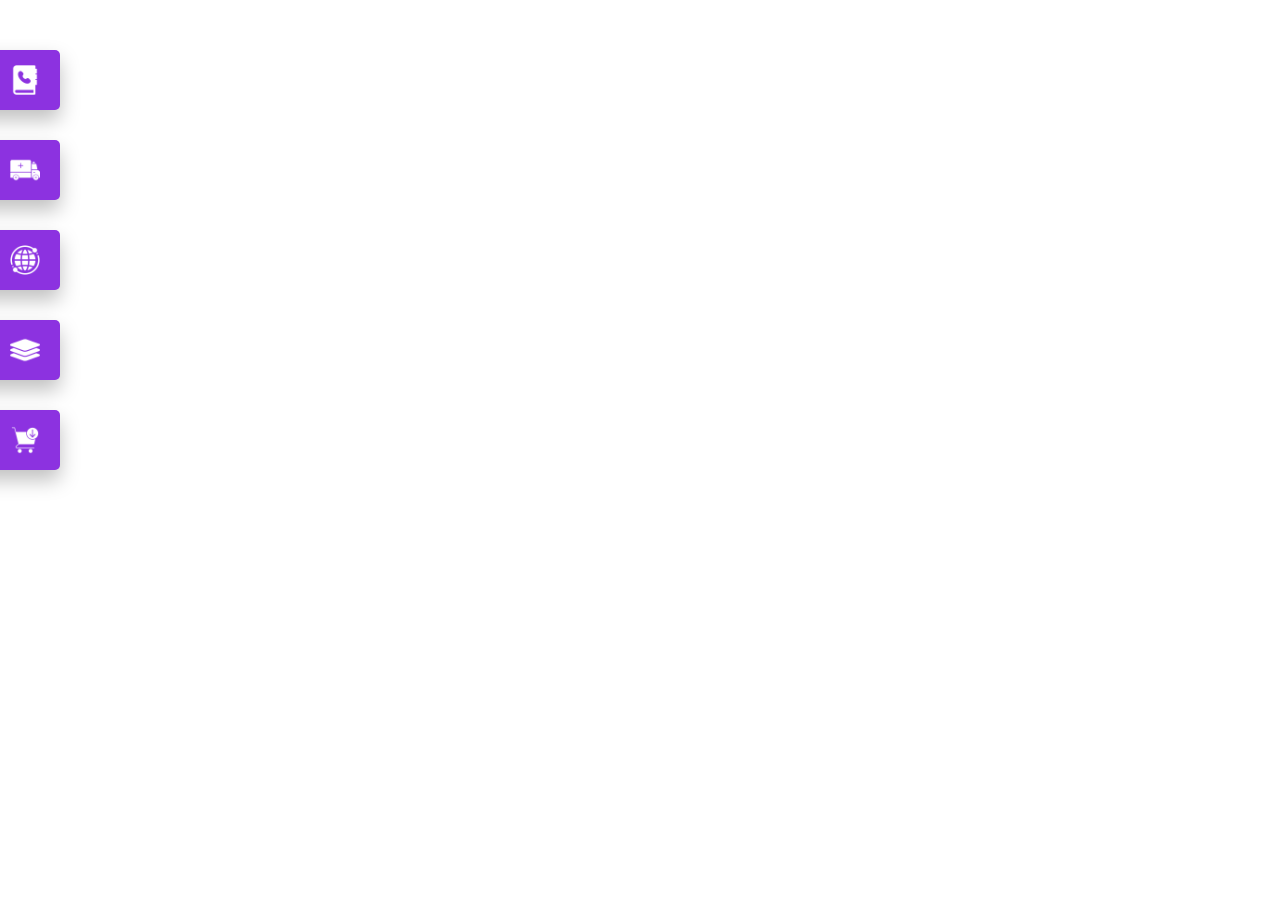
<file: Case-01/index.html>
<!DOCTYPE html>
<html lang="en">

<head>
    <meta charset="UTF-8">
    <meta name="viewport" content="width=device-width, initial-scale=1.0">
    <title>Case 01</title>
    <link rel="stylesheet" href="style.css">
</head>

<body>
    <div class="side">
        <div class="sideBar">
            <p>Manu One</p>
            <img src="Assets/book.png">
        </div>
        <div class="sideBar">
            <p>Manu Two</p>
            <img src="Assets/ambulance.png">
        </div>
        <div class="sideBar">
            <p>Manu Three</p>
            <img src="Assets/global.png">
        </div>
        <div class="sideBar">
            <p>Manu Four</p>
            <img src="Assets/Layers.png">
        </div>
        <div class="sideBar">
            <p>Manu Five</p>
            <img src="Assets/cart.png">
        </div>
    </div>
</body>

</html>
</file>
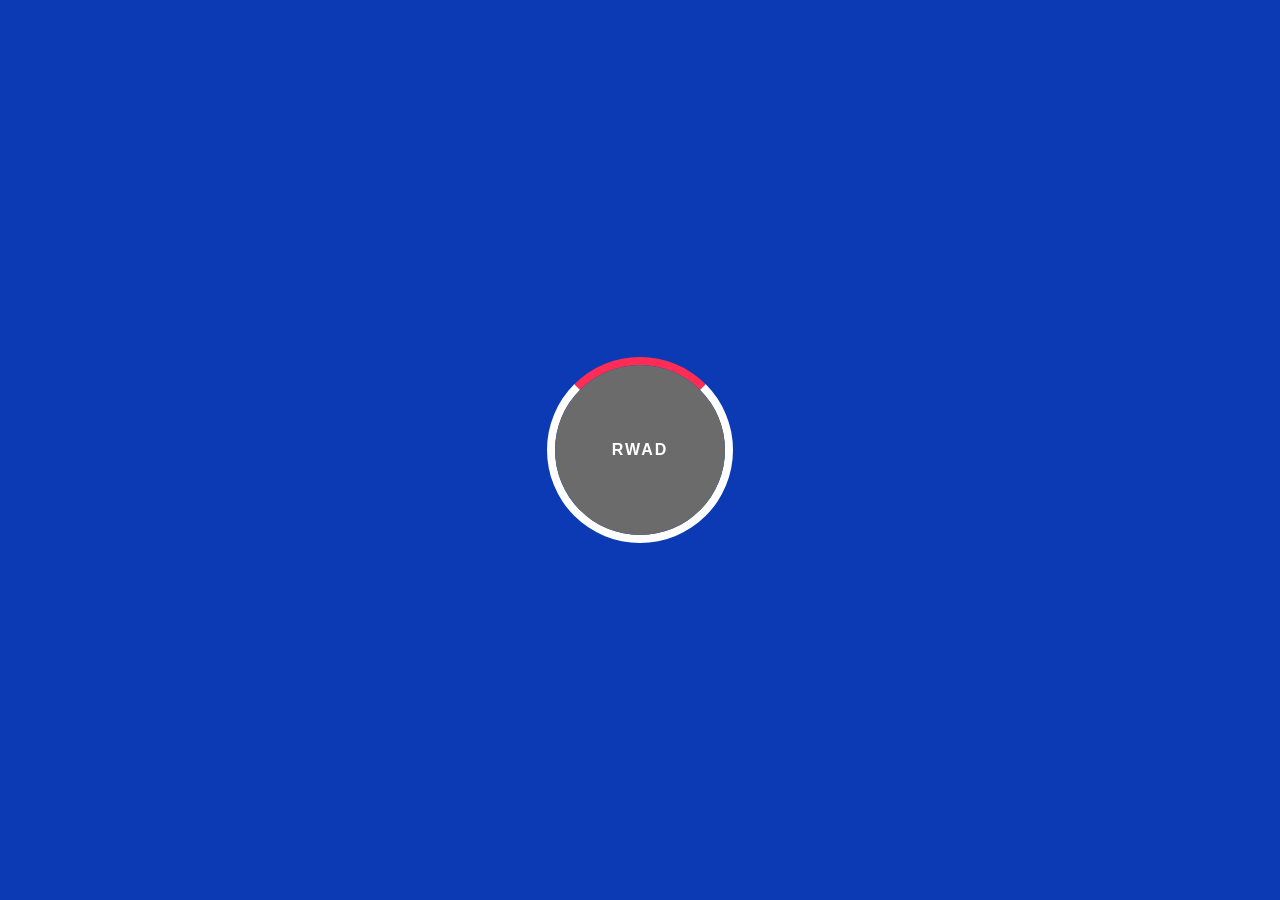
<file: Case-02/index.html>
<!DOCTYPE html>
<html lang="en">
<head>
    <meta charset="UTF-8">
    <link rel="stylesheet" href="style.css">
    <title>Case 02</title>
</head>
<body>

    <div class="container">
        <div class="ring"></div>
        <div class="circle">RWAD</div>
    </div>

</body>
</html>
</file>
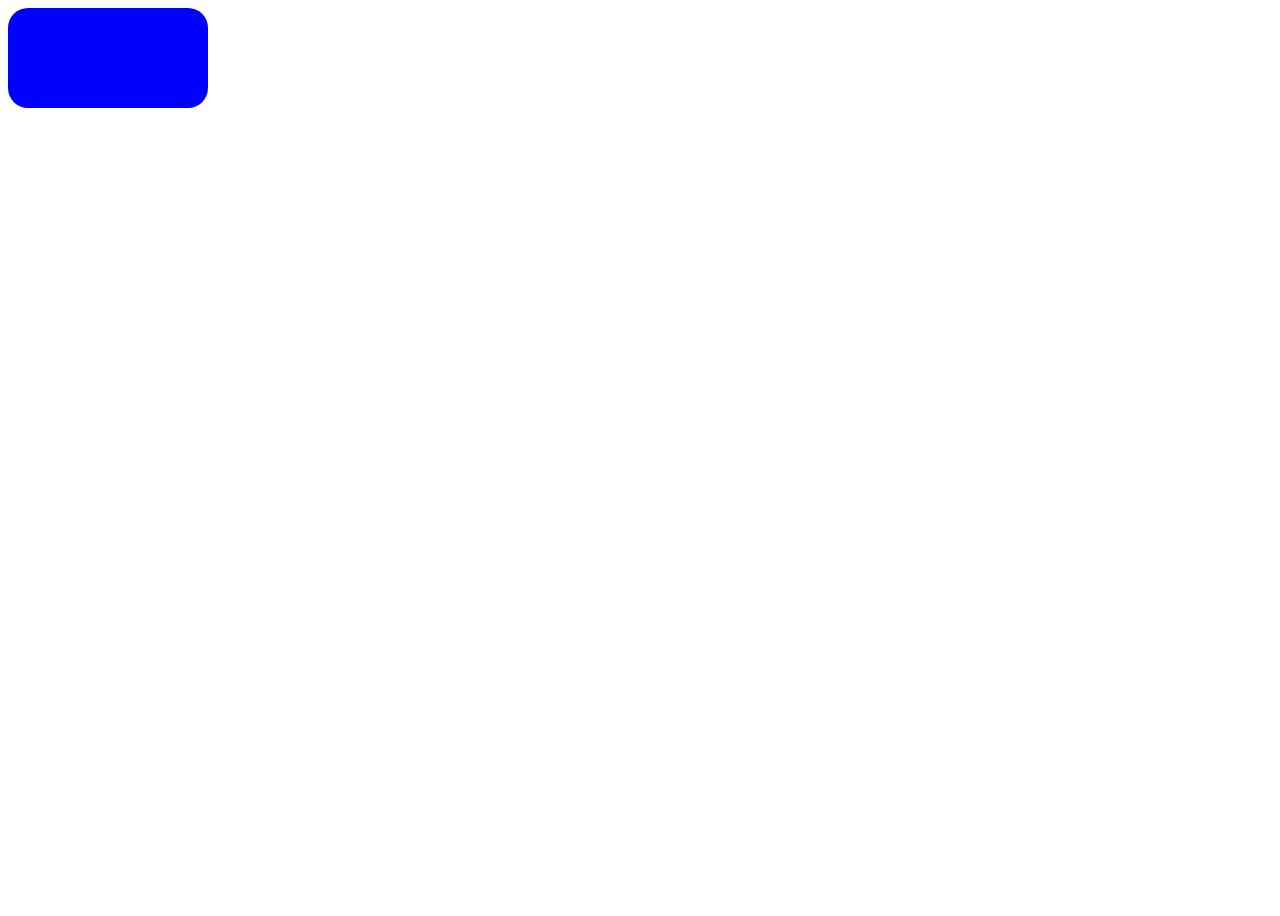
<file: Case-03/index.html>
<!DOCTYPE html>
<html lang="en">
<head>
    <meta charset="UTF-8">
    <meta name="viewport" content="width=device-width, initial-scale=1.0">
    <title>Case 03</title>
    <link rel="stylesheet" href="style.css">
</head>
<body>
    <div class="box"></div>
</body>
</html>
</file>
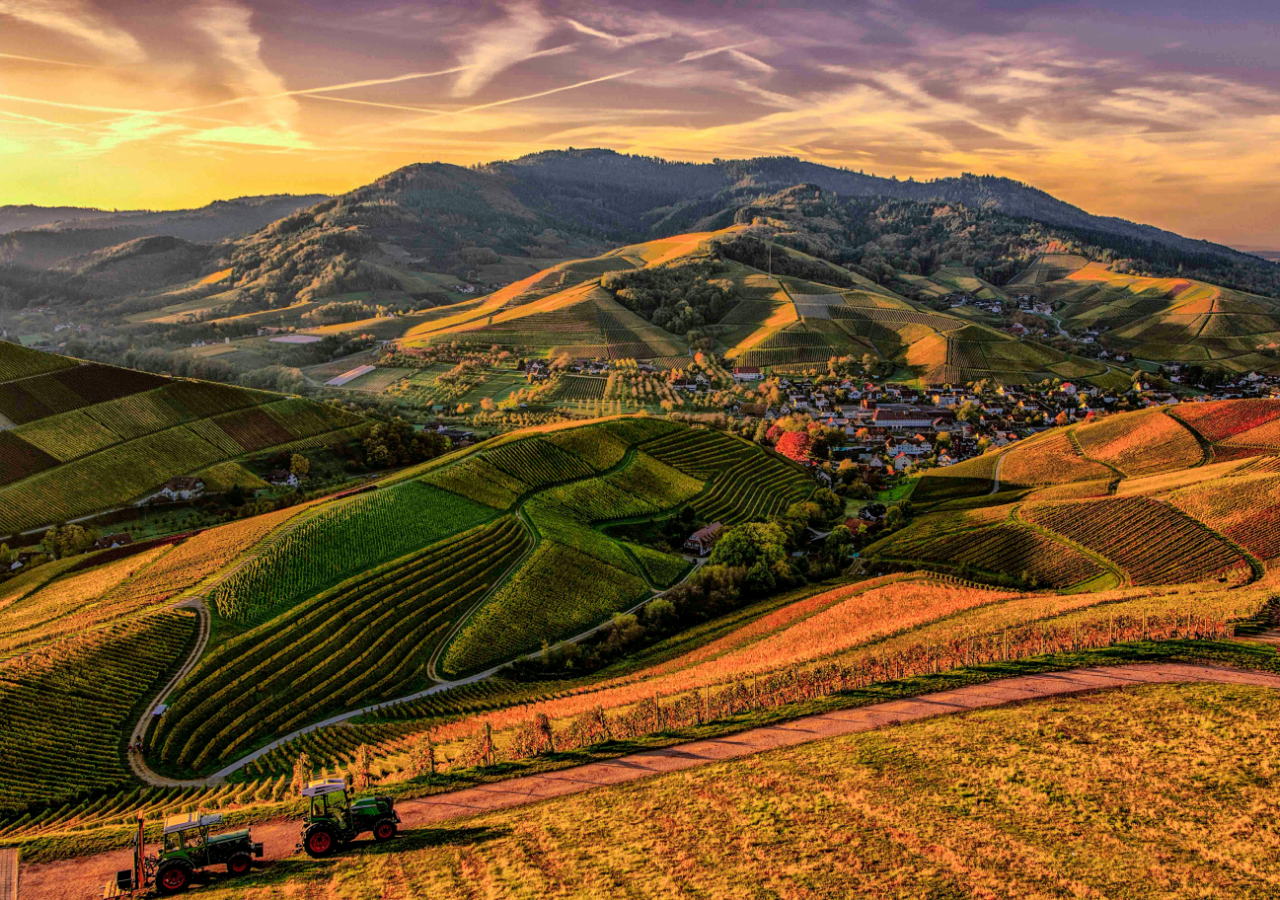
<file: Case-05/index.html>
<!DOCTYPE html>
<html lang="en">
<head>
    <meta charset="UTF-8">
    <meta name="viewport" content="width=device-width, initial-scale=1.0">
    <title>Case 05</title>
    <link rel="stylesheet" href="style.css">
</head>
<body>
    <div class="slide">
        <div class="images">
            <img src="./Assets/1.jpg">
            <img src="./Assets/2.jpg">
            <img src="./Assets/3.jpg">
            <img src="./Assets/4.jpg">
        </div>
    </div>
</body>
</html>
</file>
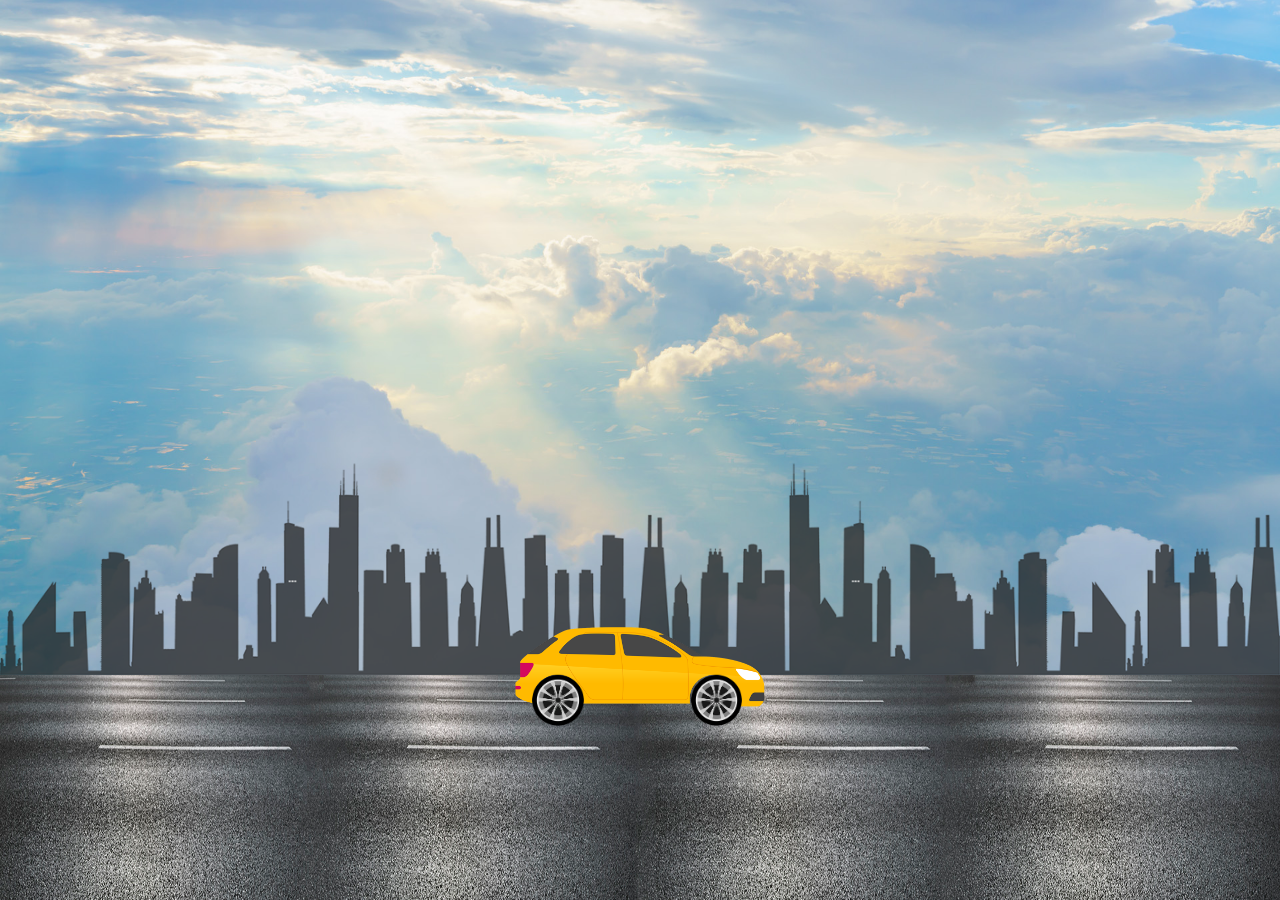
<file: Case-06/index.html>
<!DOCTYPE html>
<html lang="en">
<head>
    <meta charset="UTF-8">
    <meta name="viewport" content="width=device-width, initial-scale=1.0">
    <title>Case 06</title>
    <link rel="stylesheet" href="style.css">
</head>
<body>
    <div class="city-view-container">
        <img src="Assets/sky.jpg" alt="sky">
        <div class="city-view">
           <div class="city-frame" id="frame-01">
            <img src="./Assets/city.png" alt="city">
            <img src="./Assets/road.jpg" alt="road">
           </div>
           <div class="city-frame" id="frame-02">
            <img src="./Assets/city.png" alt="city">
            <img src="./Assets/road.jpg" alt="road">
           </div>
           <div class="city-frame" id="frame-03">
            <img src="./Assets/city.png" alt="city">
            <img src="./Assets/road.jpg" alt="road">
           </div>
        </div>
        <div class="car">
            <img src="./Assets/car.png" alt="car">
            <div class="wheel">
                <img src="./Assets/wheel.png" alt="wheel-1">
                <img src="./Assets/wheel.png" alt="wheel-2">
            </div>
        </div>
    </div>
</body>
</html>
</file>
<file: Case-01/style.css>
* {
    padding: 0;
    margin: 0;
    box-sizing: border-box;
}

body {
    height: 100vh;
    font-family: Arial, Helvetica, sans-serif;
    background-color: white; 
}

.side {
    display: flex;
    flex-direction: column;
    width: 200px;
    padding-top: 50px;
    gap: 30px;
    position: fixed;
    left: 0;
}

.sideBar {
    display: flex;
    justify-content: space-between;
    align-items: center;
    color: white;
    background: rgb(140, 50, 224); 
    padding: 15px 20px;
    width: 250px;
    border-radius: 0 5px 5px 0;
    transform: translateX(-190px); 
    transition: all 1s ease-in-out;
    cursor: pointer;
    box-shadow: rgba(0, 0, 0, 0.25) 0px 10px 20px;
}

.sideBar:hover {
    transform: translateX(0px);
}

.sideBar p {
    font-size: 16px;
    font-weight: bold;
    margin-right: 20px;
}

.sideBar img {
    width: 30px;
    height: 30px;
    object-fit: contain;
    filter: brightness(0) invert(1);
}
</file>
<file: Case-02/style.css>
body {
    margin: 0;
    padding: 0;
    display: flex;
    justify-content: center;
    align-items: center;
    height: 100vh;
    background-color: #0c3ab4; 
    font-family: Arial, sans-serif;
}

.container {
    position: relative;
    width: 200px;
    height: 200px;
    display: flex;
    justify-content: center;
    align-items: center;
    cursor: pointer;
}

.ring {
    position: absolute;
    width: 170px;
    height: 170px;
    border: 8px solid #ffffff;
    border-top: 8px solid #ff2d55;
    border-radius: 50%;
}


.container:hover .ring {
    animation: spin 1.6s ease-in-out 1 forwards;
}

.circle {
    width: 170px;
    height: 170px;
    background-color: #6b6b6b;
    border-radius: 50%;
    display: flex;
    justify-content: center;
    align-items: center;
    color: white;
    font-size: 16px;
    font-weight: bold;
    letter-spacing: 2px;
    z-index: 1;
}

@keyframes spin {
    0% {
        transform: rotate(0deg);
    }
    100% {
        transform: rotate(360deg);
    }
}
</file>
<file: Case-03/style.css>
body {
    height: 100vh;
    box-sizing: border-box;
}

.box {
    width: 200px;
    height: 100px;
    background: blue;
    border-radius: 20px;
    animation: bouns 3s infinite alternate;
}

@keyframes bouns {

    0% {
        transform: translate(0, 0) rotate(0deg);
        background: blue;
    }

    25% {
        transform: translate(1300px, 0px) rotate(180deg);
        background: yellow;

    }

    50% {
        transform: translate(1300px, 580px) rotate(0deg);
        background: red;
    }

    75% {
        transform: translate(0px, 580px) rotate(180deg);
        background: rgb(212, 76, 99);
    }

    100% {
        transform: translate(0, 0) rotate(0deg);
        background: orange;
    }
}
</file>
<file: Case-05/style.css>
* {
    margin: 0;
    padding: 0;
}

.slide {
    width: 100vw;
    height: 100vh;
    overflow: hidden;
}

.images {
    width: 400vw;
    height: 100vh;
    display: flex;
    align-items: center;
}

.images>img {
    width: 100%;
    height: 100%;
    object-fit: cover;
    animation: photo-slide 20s ease-in-out infinite;
}

@keyframes photo-slide {

    0%,
    5% {
        transform: translateX(-300%);
    }

    15%,
    20% {
        transform: translateX(-200%);
    }

    30%,
    35% {
        transform: translateX(-100%);
    }

    45%,
    50% {
        transform: translateX(0);
    }

    60%,
    65% {
        transform: translateX(-100%);
    }

    75%,
    80% {
        transform: translateX(-200%);
    }

    90%,
    100% {
        transform: translateX(-300%);
    }
}
</file>
<file: Case-06/style.css>
* {
  margin: 0;
  padding: 0;
}

.city-view-container {
  width: 100vw;
  height: 100vh;
  position: fixed;
  overflow: hidden;
}

.city-view-container > img {
  width: 100vw;
  height: 75vh;
  position: relative;
  object-fit: cover;
}

.city-view {
  display: flex;
  width: 300vw;
  align-items: flex-end;
}

.city-frame {
  display: flex;
  height: 100vh;
  width: 100vw;
  top: 0;
  left: 0;
  flex-direction: column;
  justify-content: flex-end;
  position: absolute;
  animation: go-back 8s ease-in-out 1s infinite;
}

#frame-02 {
  left: 100vw;
}

#frame-03 {
  left: 200vw;
}

.city-frame > img {
  width: 100vw;
  height: 25vh;
}

.car {
  width: 20vw;
  top: 75%;
  left: 50%;
  position: absolute;
  transform: translate(-50%, -50%);
}

.car > img {
  width: 100%;
}

.wheel > img {
  width: 4vw;
  position: absolute;
  animation: wheel-rotation 8s ease-in-out infinite;
  animation-delay: 1s;
}

img[alt="wheel-1"] {
  top: 50%;
  left: 8%;
}

img[alt="wheel-2"] {
  top: 50%;
  left: 70%;
}

@keyframes go-back {
  from {
    transform: translateX(0);
  }
  to {
    transform: translateX(-200vw);
  }
}
@keyframes wheel-rotation {
  0% {
    transform: rotate(0);
  }
  50% {
    transform: rotate(360deg);
  }
  100% {
    transform: rotate(0);
  }
}
</file>
